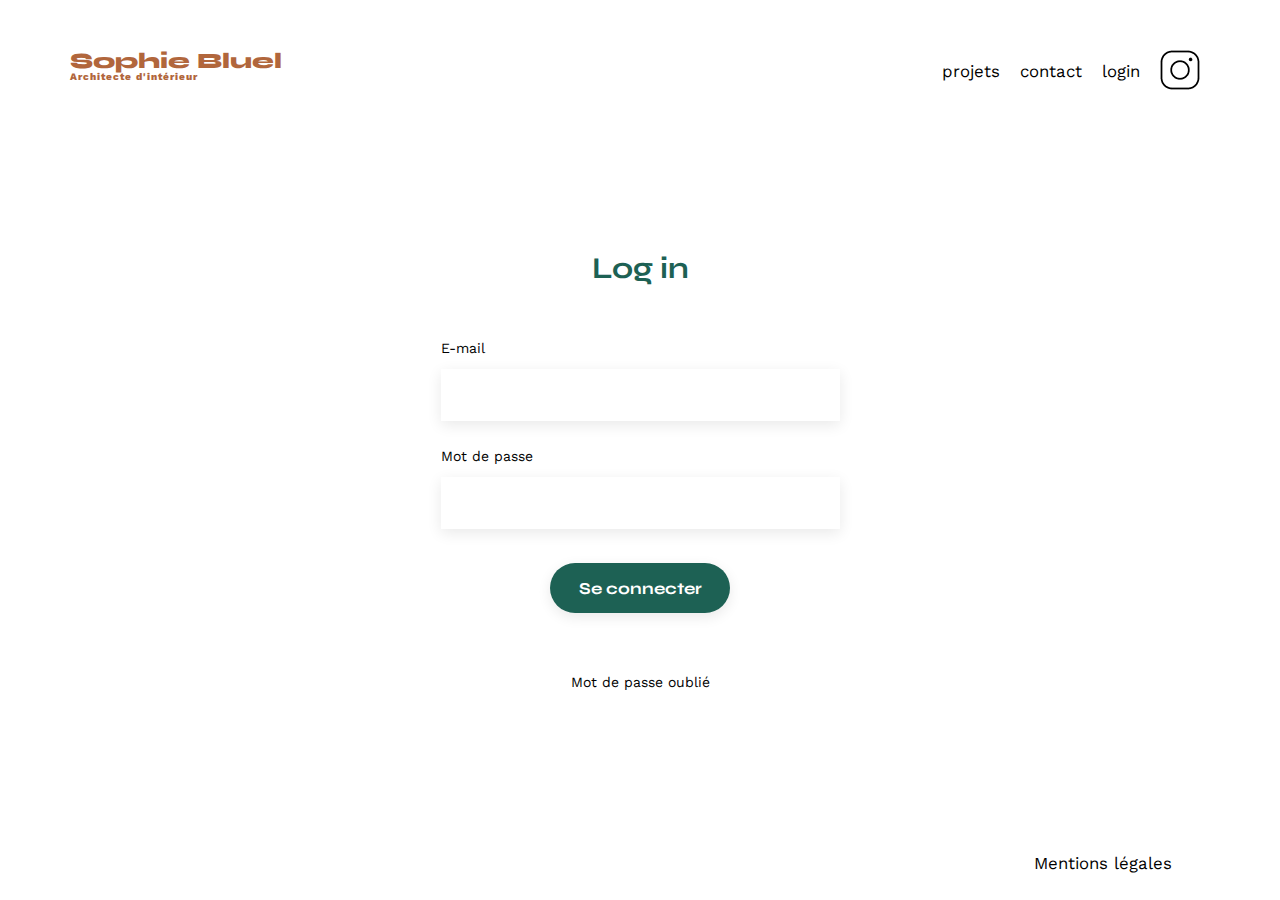
<file: FrontEnd/login.html>
<!DOCTYPE html>
<html lang="fr">
<head>
	<meta charset="UTF-8">
	<title>Sophie Bluel - Architecte d'intérieur</title>
	<meta name="viewport" content="width=device-width, initial-scale=1.0">
	<link rel="preconnect" href="https://fonts.googleapis.com">
	<link rel="preconnect" href="https://fonts.gstatic.com" crossorigin>
	<link href="https://fonts.googleapis.com/css2?family=Syne:wght@700;800&family=Work+Sans&display=swap" rel="stylesheet">
	<meta name="description" content="">
	<link rel="stylesheet" href="./assets/login.css">
</head>
<body>
<header>
    <h1>Sophie Bluel <span>Architecte d'intérieur</span></h1>
	<nav>
		<ul>
			<li><a href="index.html#portfolio">projets</a></li>
			<li><a href="index.html#contact">contact</a></li>
			<li><a href="login.html">login</a></li>
			<li><img src="./assets/icons/instagram.png" alt="Instagram"></li>
		</ul>
	</nav>
</header>
<main>
    <section id="login">
			<h2>Log in</h2>
			<small class="authentication-error"></small>
            <!-- <div class="form-container"> -->
				<form class="login-form">
                <label for="email">E-mail</label>
			    <input type="email" name="email" id="email" required>
				<small class="error-msg-email"></small>
                <label for="password">Mot de passe</label>
                <input type="password" id="password" name="password" required>
				<small class="error-msg-password"></small>
                <input type="submit" value="Se connecter">
                <a href="#">Mot de passe oublié</a>
            	</form>
			<!-- </div> -->
    </section>
</main>
<footer>
	<nav>
		<ul>
			<li>Mentions légales</li>
		</ul>
	</nav>
</footer>
<script src="./assets/js/login.js"></script>
</body>
</html>
</file>
<file: FrontEnd/assets/login.css>
/* http://meyerweb.com/eric/tools/css/reset/
   v2.0 | 20110126
   License: none (public domain)
*/

html, body, div, span, applet, object, iframe,
h1, h2, h3, h4, h5, h6, p, blockquote, pre,
a, abbr, acronym, address, big, cite, code,
del, dfn, em, img, ins, kbd, q, s, samp,
small, strike, strong, sub, sup, tt, var,
b, u, i, center,
dl, dt, dd, ol, ul, li,
fieldset, form, label, legend,
table, caption, tbody, tfoot, thead, tr, th, td,
article, aside, canvas, details, embed,
figure, figcaption, footer, header, hgroup,
menu, nav, output, ruby, section, summary,
time, mark, audio, video {
	margin: 0;
	padding: 0;
	border: 0;
	font-size: 100%;
	font: inherit;
	vertical-align: baseline;
}
/* HTML5 display-role reset for older browsers */
article, aside, details, figcaption, figure,
footer, header, hgroup, menu, nav, section {
	display: block;
}
body {
	line-height: 1;
}
ol, ul {
	list-style: none;
}
blockquote, q {
	quotes: none;
}
blockquote:before, blockquote:after,
q:before, q:after {
	content: '';
	content: none;
}
table {
	border-collapse: collapse;
	border-spacing: 0;
}
/** end reset css**/
body {
	max-width: 1140px;
	margin:auto;
	font-family: 'Work Sans' ;
	font-size: 14px;
	display: flex;
	flex-direction: column;
	justify-content: space-between;
	height: 100vh;
}
header {
	display: flex;
	justify-content: space-between;
	margin: 50px 0
}
section {
	margin: 50px 0
}

h1{
	display: flex;
	flex-direction: column;
	font-family: 'Syne';
	font-size: 22px;
	font-weight: 800;
	color: #B1663C
}

h1 > span {
	font-family: 'Work Sans';
	font-size:10px;
	letter-spacing: 0.1em;
;
}

h2{
	font-family: 'Syne';
	font-weight: 700;
	font-size: 30px;
	color: #1D6154
}
nav ul {
	display: flex;
	align-items: center;
	list-style-type: none;

}
nav li {
	padding: 0 10px;
	font-size: 1.2em;
}

li:hover {
	color: #B1663C;
}

#introduction h2 {
	/* margin-left: 15px; */
    text-align: center;
}

#introduction p {
	margin-bottom: 0.5em;
}
#portfolio h2 {
	text-align: center;
	margin-bottom: 1em;
}

#login {
	width: 35%;
	margin: auto;
}
#login > * {
	text-align: center;

}
#login h2{
	margin-bottom: 20px;
}
#login form {
	text-align: left;
	margin-top:30px;
	display: flex;
	flex-direction: column;
}

#login input {
	height: 50px;
	font-size: 1.2em;
	border: none;
	box-shadow: 0px 4px 14px rgba(0, 0, 0, 0.09);
}
#login label {
	margin: 2em 0 1em 0;
}

#login a {
	margin: 2em auto;
}

input[type="submit"]{
	font-family: 'Syne';
	font-weight: 700;
	color: white;
	background-color: #1D6154;
	margin : 2em auto ;
	width: 180px;
	text-align: center;
	border-radius: 60px ;
}

footer nav ul {
	display: flex;
	justify-content: flex-end;
	margin: 2em
}

a {
    text-decoration: none; 
    color: inherit; 
}

a:focus,
a:active {
    font-weight: bold;  
}
</file>
